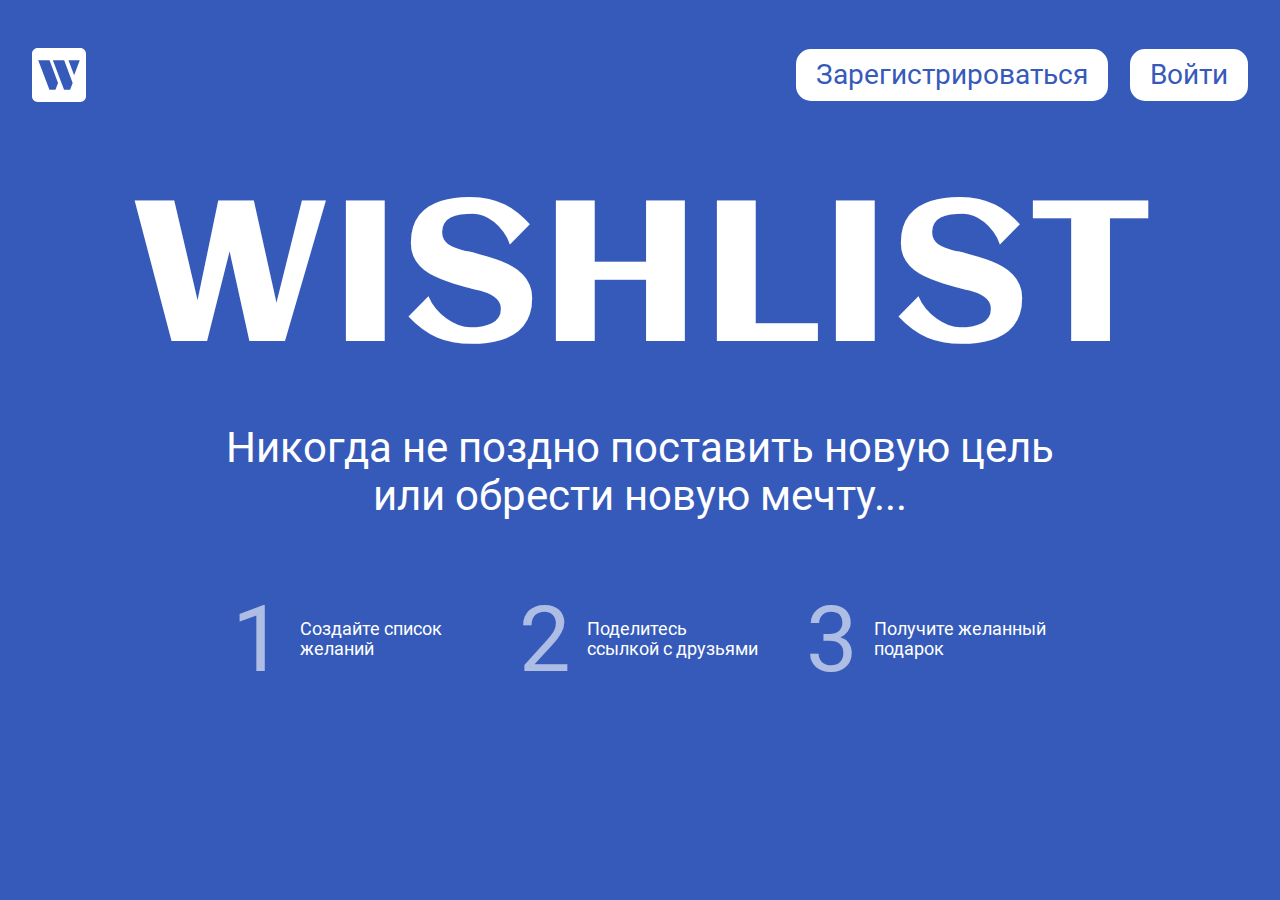
<file: index.html>
<!DOCTYPE html>
<html lang="ru">
<head>
    <meta charset="UTF-8">
    <meta name="viewport" content="width=device-width, initial-scale=1.0">
    <title>WishList - список желаний</title>

    <link rel="stylesheet" href="style/index.css">
    
    <script src="scripts/director.min.js" defer></script>
    <script src="scripts/index.js" type="module"></script>
    
</head>
<body class="body">
    <header class="header">
        <div class="container header__container">
            <a href="/">
                <img class="header__logo" src="img/logo.svg" alt="логотип сервиса wishlist в виде буквы W">
            </a>
            <nav class="header__nav nav">
            </nav>
        </div>
    </header>

    <main class="app"></main>
</body>
</html>
</file>
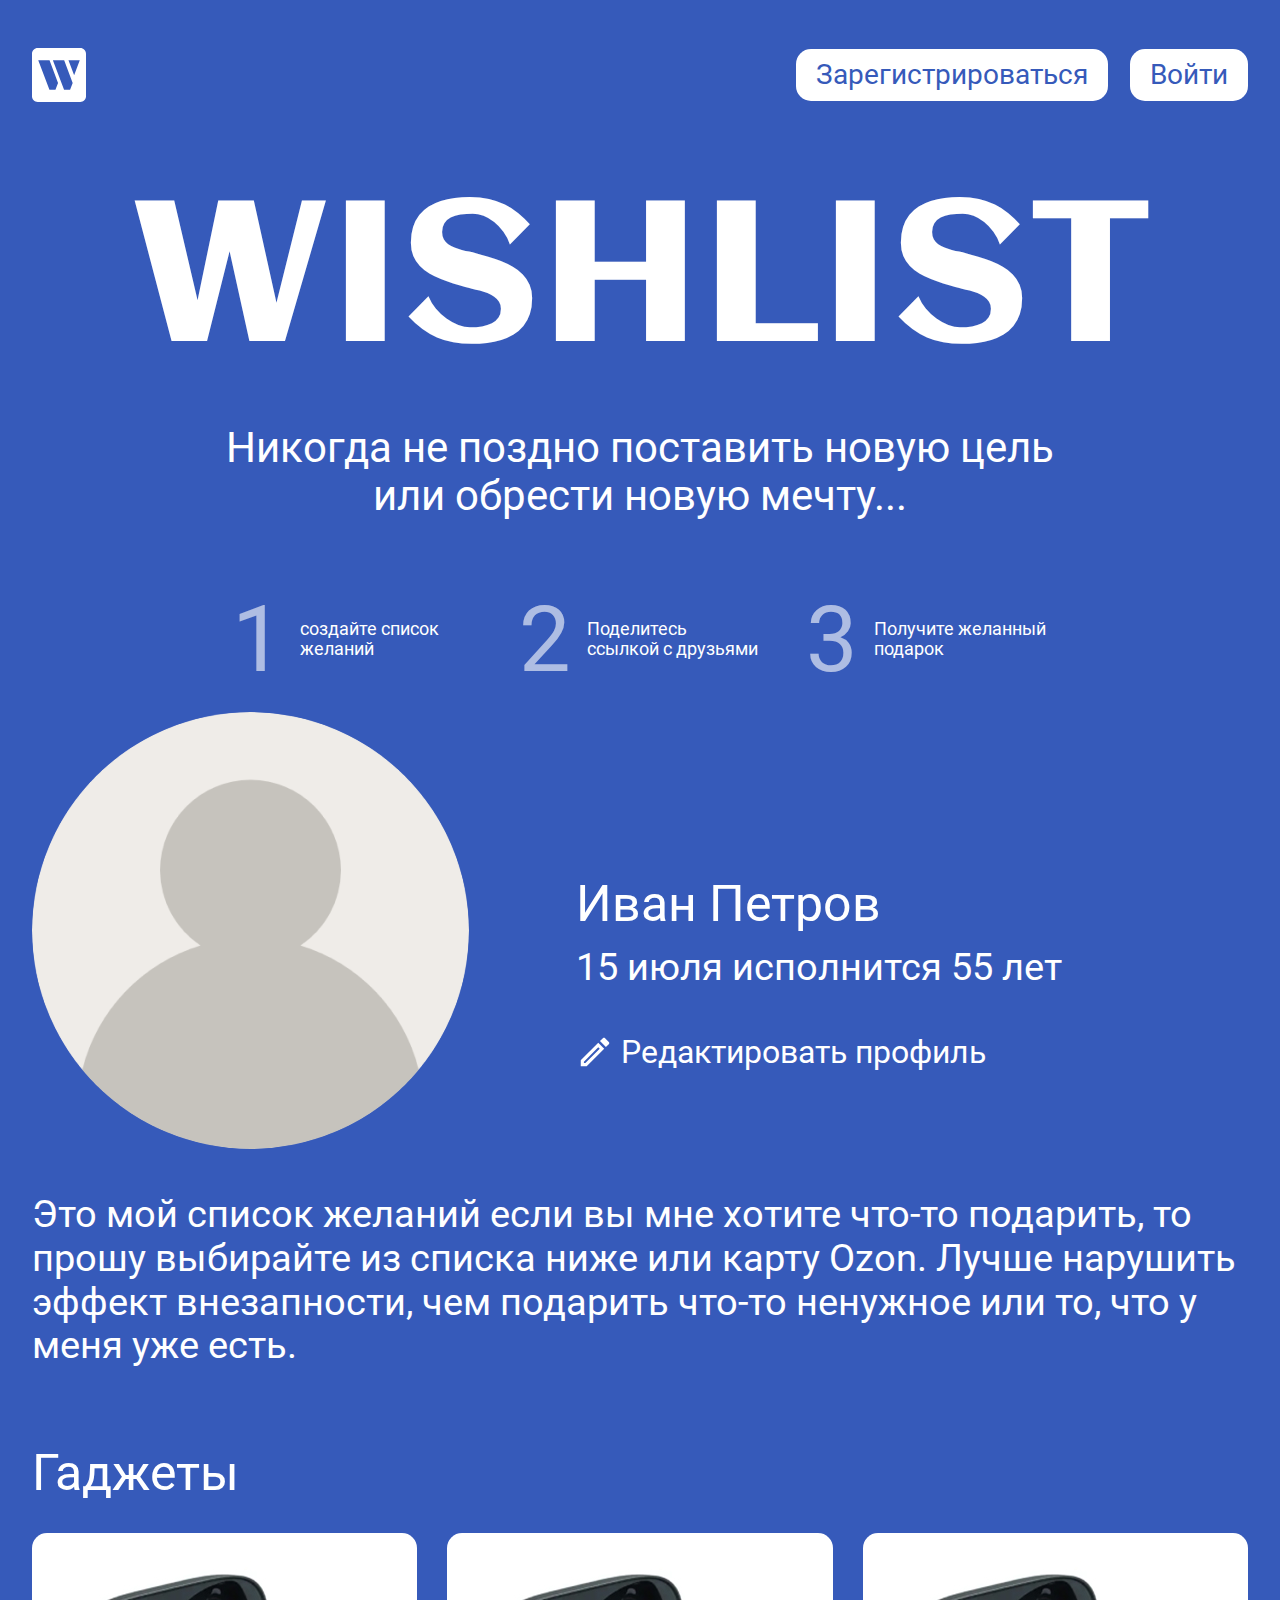
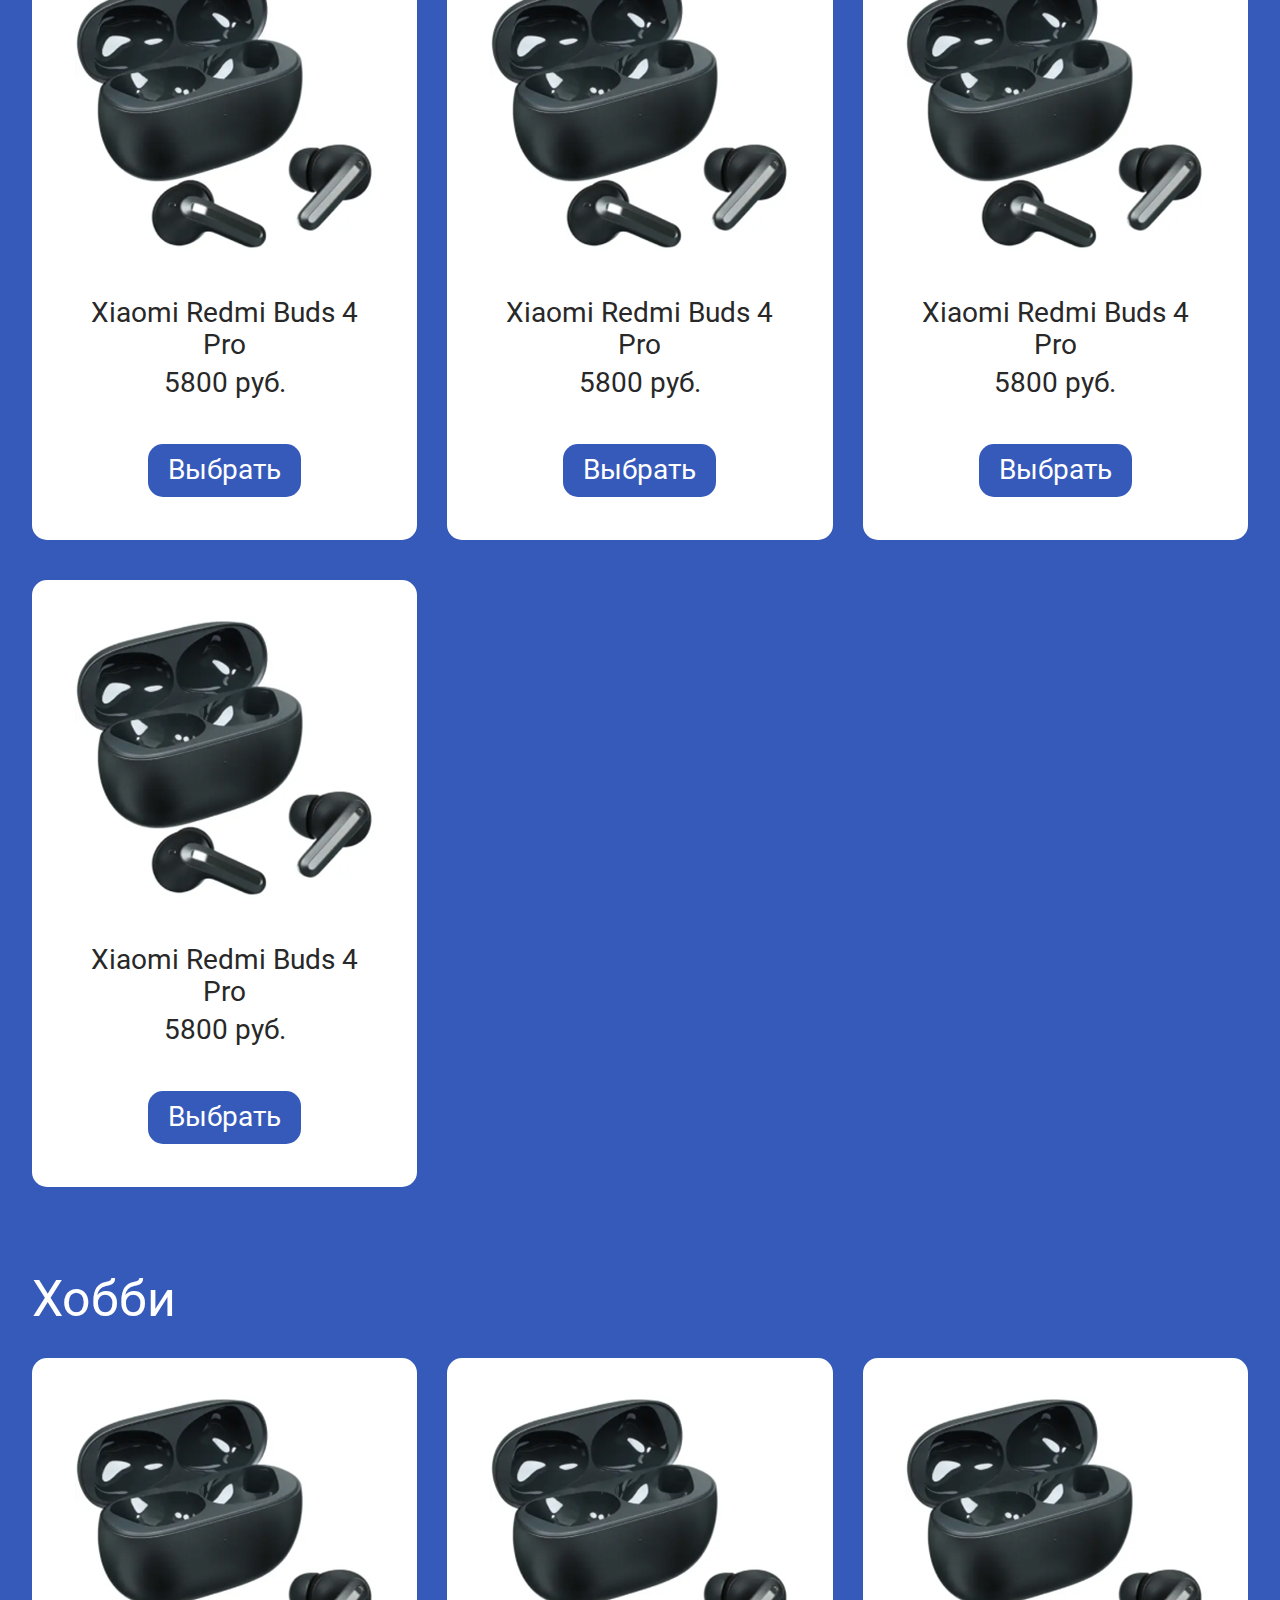
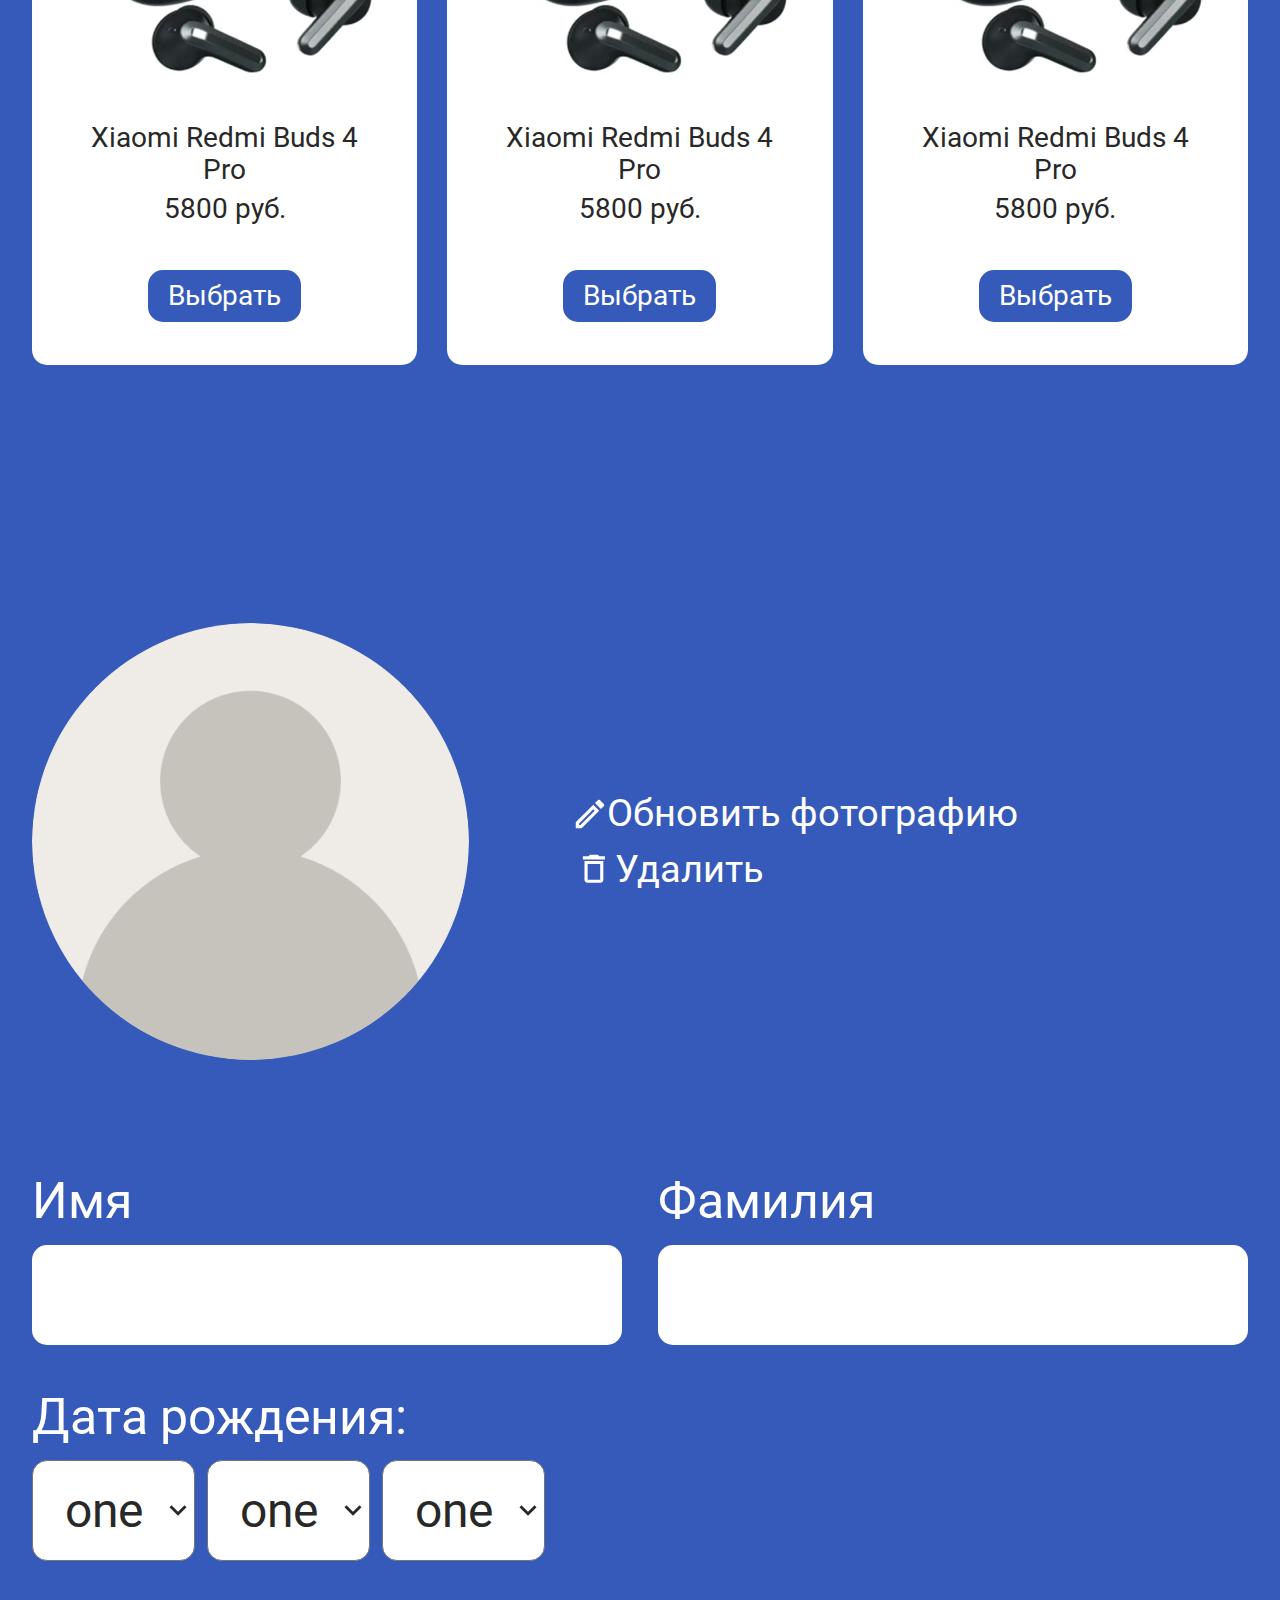
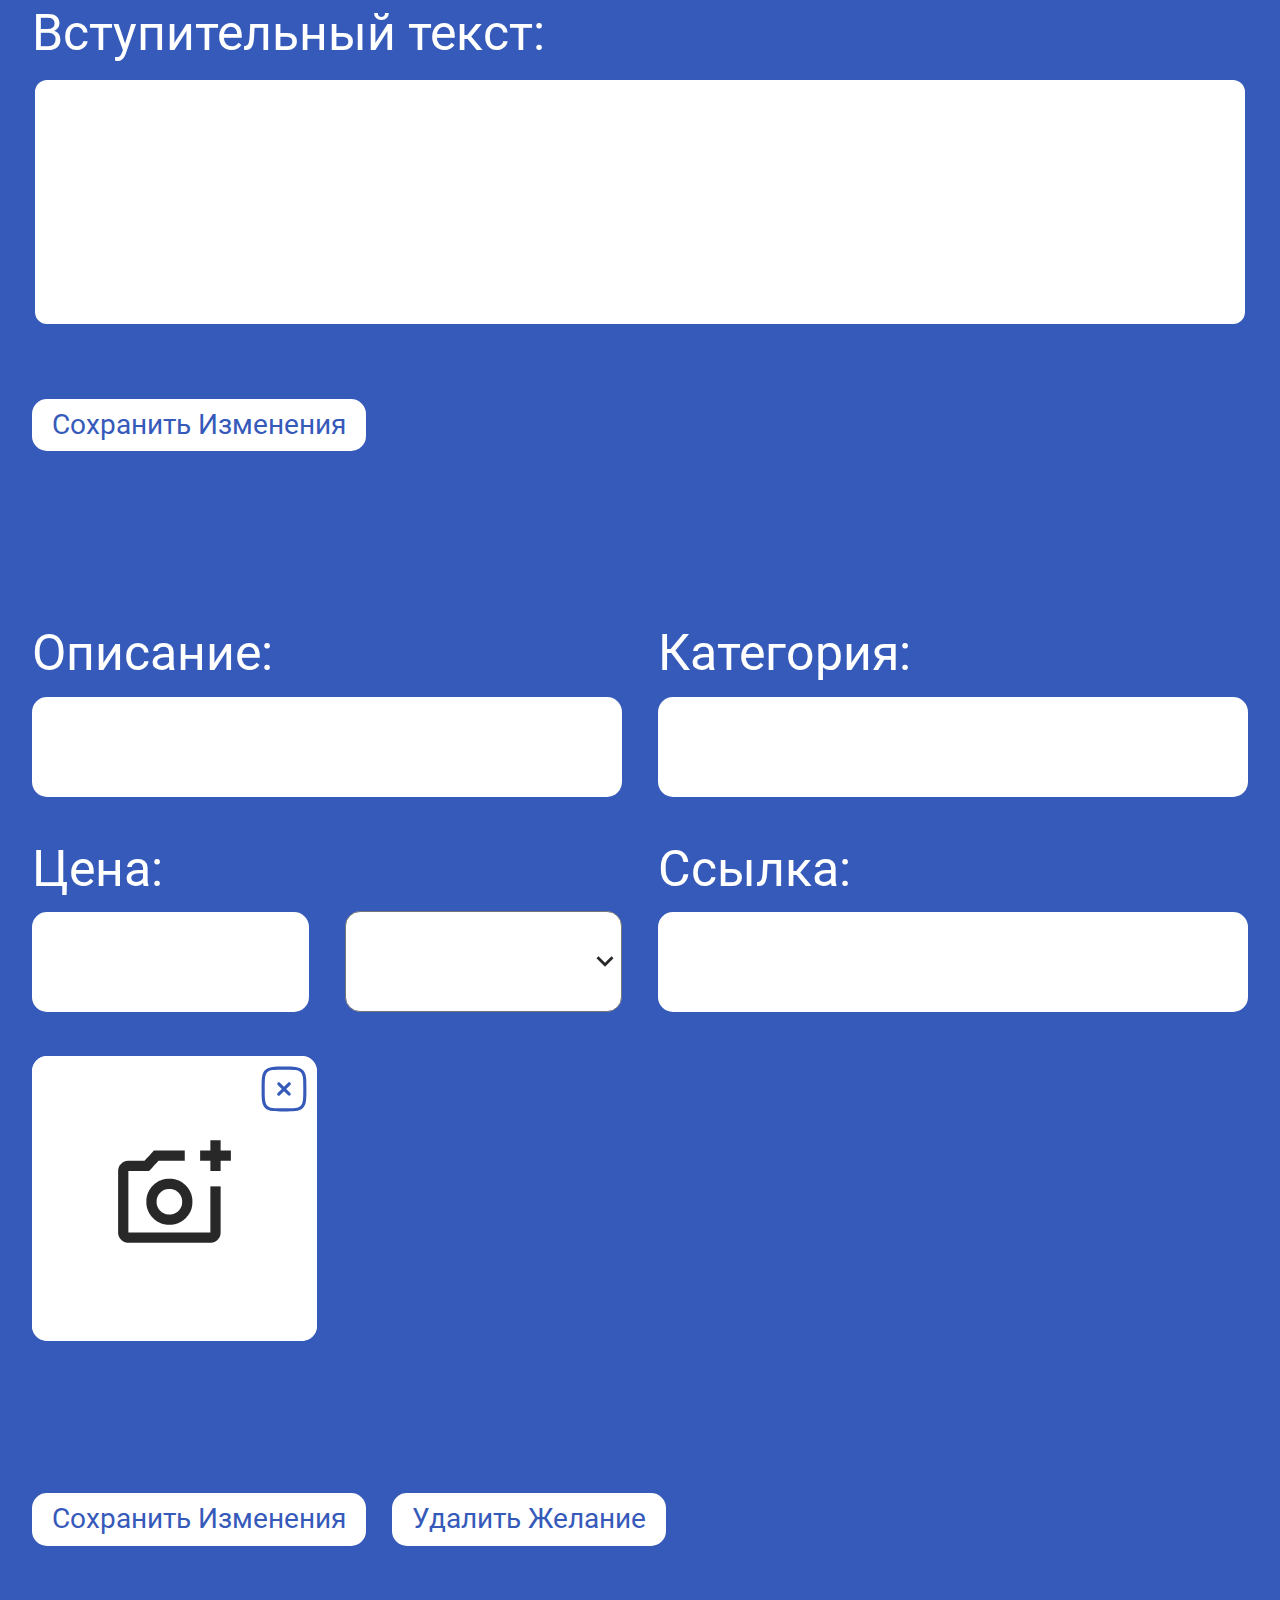
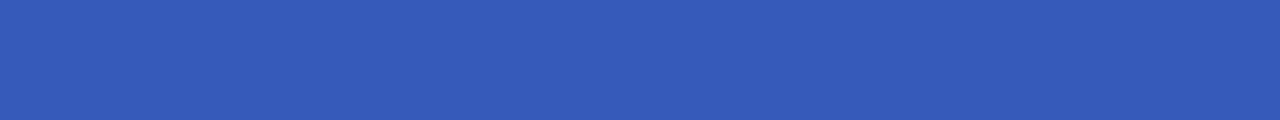
<file: index copy.html>
<!DOCTYPE html>
<html lang="ru">
<head>
    <meta charset="UTF-8">
    <meta name="viewport" content="width=device-width, initial-scale=1.0">
    <title>WishList - список желаний</title>

    <link rel="stylesheet" href="style/index.css">
</head>
<body class="body">
    <header class="header">
        <div class="container header__container">
            <img class="header__logo" src="img/logo.svg" alt="логотип сервиса wishlist в виде буквы W">

            <nav class="header__nav nav">
                <button class="nav__btn btn">Зарегистрироваться</button>
                <button class="nav__btn btn">Войти</button>
            </nav>

            <button class="header__burger burger">
                <span class="burger__line"></span>
            </button>
        </div>
    </header>

    <main class="app">
        <section class="hero">
            <div class="container hero__container">
                <h1 class="hero__title"><span>Wish</span><span>List</span></h1>

                <p class="hero__description">Никогда не&nbsp;поздно поставить новую цель или обрести новую мечту... </p>

                <ol class="hero__steps steps">
                    <li class="steps__item">создайте список желаний</li>
                    <li class="steps__item">Поделитесь ссылкой с&nbsp;друзьями</li>
                    <li class="steps__item">Получите желанный подарок</li>
                </ol>
            </div>
        </section>
        <section class="wishlist">
            <div class="container">
                <div class="wishlist__profile profile">
                    <img class="profile__avatar" src="img/avatar.png" alt="фото Иван Петров">

                    <div class="profile__content">
                        <h2 class="profile__fullname">Иван Петров</h2>

                        <p class="profile__birthday">15 июля исполнится 55 лет</p>

                        <button class="profile__edit">
                            <svg class="profile__edit-icon" width="38" height="38" viewBox="0 0 38 38" fill="none" xmlns="http://www.w3.org/2000/svg">
                                <path d="M4.75 33.25H10.6875L28.1992 15.7384L22.2617 9.80086L4.75 27.3125V33.25ZM7.91667 28.6267L22.2617 14.2817L23.7183 15.7384L9.37333 30.0834H7.91667V28.6267ZM29.0858 5.20919C28.9394 5.06241 28.7654 4.94596 28.5738 4.86651C28.3823 4.78705 28.177 4.74615 27.9696 4.74615C27.7622 4.74615 27.5569 4.78705 27.3653 4.86651C27.1738 4.94596 26.9998 5.06241 26.8533 5.20919L23.9558 8.10669L29.8933 14.0442L32.7908 11.1467C32.9376 11.0002 33.0541 10.8262 33.1335 10.6347C33.213 10.4431 33.2539 10.2378 33.2539 10.0304C33.2539 9.82307 33.213 9.61774 33.1335 9.4262C33.0541 9.23466 32.9376 9.06067 32.7908 8.91419L29.0858 5.20919Z" fill="white"/>
                            </svg>
                            Редактировать профиль                                
                        </button>
                    </div>
                </div>

                <p class="wishlist__description">Это мой список желаний если вы мне хотите что-то подарить, то прошу выбирайте из списка ниже или карту Ozon. Лучше нарушить эффект внезапности, чем подарить что-то ненужное или то, что у меня уже есть.</p>

                <ul class="wishlist__categories categories">
                    <li class="categories__item">
                        <h3 class="categories__title">Гаджеты</h3>

                        <ul class="wishlist__items">
                            <li class="item">
                                <img class="item__image" src="img/buds.png" alt="Xiaomi Redmi Buds 4 Pro">
                                <h4 class="item__title">Xiaomi Redmi Buds 4 Pro</h4>
                                <p class="item__price">5800 руб.</p>
                                <button class="item__btn btn btn_castling">Выбрать</button>
                            </li>
                            <li class="item">
                                <img class="item__image" src="img/buds.png" alt="Xiaomi Redmi Buds 4 Pro">
                                <h4 class="item__title">Xiaomi Redmi Buds 4 Pro</h4>
                                <p class="item__price">5800 руб.</p>
                                <button class="item__btn btn btn_castling">Выбрать</button>
                            </li>
                            <li class="item">
                                <img class="item__image" src="img/buds.png" alt="Xiaomi Redmi Buds 4 Pro">
                                <h4 class="item__title">Xiaomi Redmi Buds 4 Pro</h4>
                                <p class="item__price">5800 руб.</p>
                                <button class="item__btn btn btn_castling">Выбрать</button>
                            </li>
                            <li class="item">
                                <img class="item__image" src="img/buds.png" alt="Xiaomi Redmi Buds 4 Pro">
                                <h4 class="item__title">Xiaomi Redmi Buds 4 Pro</h4>
                                <p class="item__price">5800 руб.</p>
                                <button class="item__btn btn btn_castling">Выбрать</button>
                            </li>
                        </ul>
                    </li>
                    <li class="categories__item">
                        <h3 class="categories__title">Хобби</h3>

                        <ul class="wishlist__items">
                            <li class="item">
                                <img class="item__image" src="img/buds.png" alt="Xiaomi Redmi Buds 4 Pro">
                                <h4 class="item__title">Xiaomi Redmi Buds 4 Pro</h4>
                                <p class="item__price">5800 руб.</p>
                                <button class="item__btn btn btn_castling">Выбрать</button>
                            </li>
                            <li class="item">
                                <img class="item__image" src="img/buds.png" alt="Xiaomi Redmi Buds 4 Pro">
                                <h4 class="item__title">Xiaomi Redmi Buds 4 Pro</h4>
                                <p class="item__price">5800 руб.</p>
                                <button class="item__btn btn btn_castling">Выбрать</button>
                            </li>
                            <li class="item">
                                <img class="item__image" src="img/buds.png" alt="Xiaomi Redmi Buds 4 Pro">
                                <h4 class="item__title">Xiaomi Redmi Buds 4 Pro</h4>
                                <p class="item__price">5800 руб.</p>
                                <button class="item__btn btn btn_castling">Выбрать</button>
                            </li>
                        </ul>
                    </li>
                </ul>
            </div>
        </section>
        <section class="edit edit_profile">
            <div class="container">
                <form class="edit__form" >
                    <fieldset class="edit__avatar">
                        <img class="edit__avatar-image" src="img/avatar.png" alt="">

                        <div class="edit__avatar-load">
                            <label class="edit__label-avatar" for="avatar-load">
                                <svg class="edit__icon-avatar" width="30" height="30" viewBox="0 0 30 30" fill="none" xmlns="http://www.w3.org/2000/svg">
                                    <path d="M0.75 29.25H6.6875L24.1992 11.7384L18.2617 5.80086L0.75 23.3125V29.25ZM3.91667 24.6267L18.2617 10.2817L19.7183 11.7384L5.37333 26.0834H3.91667V24.6267ZM25.0858 1.20919C24.9394 1.06241 24.7654 0.94596 24.5738 0.866506C24.3823 0.787052 24.177 0.746155 23.9696 0.746155C23.7622 0.746155 23.5569 0.787052 23.3653 0.866506C23.1738 0.94596 22.9998 1.06241 22.8533 1.20919L19.9558 4.10669L25.8933 10.0442L28.7908 7.14669C28.9376 7.00021 29.0541 6.82622 29.1335 6.63468C29.213 6.44314 29.2539 6.23781 29.2539 6.03044C29.2539 5.82307 29.213 5.61774 29.1335 5.4262C29.0541 5.23466 28.9376 5.06067 28.7908 4.91419L25.0858 1.20919Z" fill="white"/>
                                </svg>
                                Обновить фотографию
                            </label>
                            <input class="edit__input-file edit__input-file_avatar" type="file" accept="image/jpeg, image/png" name="" id="">

                            <button class="edit__avatar-delete">
                                <svg class="edit__icon-avatar" width="38" height="38" viewBox="0 0 38 38" fill="none" xmlns="http://www.w3.org/2000/svg">
                                    <path d="M9.48842 29.6389C9.48842 31.35 10.9027 32.75 12.6313 32.75H25.2027C26.9313 32.75 28.3456 31.35 28.3456 29.6389V10.9722H9.48842V29.6389ZM12.6313 14.0833H25.2027V29.6389H12.6313V14.0833ZM24.417 6.30556L22.8456 4.75H14.9884L13.417 6.30556H7.91699V9.41667H29.917V6.30556H24.417Z" fill="white"/>
                                </svg>                                    
                                Удалить
                            </button>
                        </div>
                    </fieldset>
                    <fieldset class="edit__name">
                        <label class="edit__label">
                            <span class="edit__label-text">Имя</span>
                            <input class="edit__input" type="text" name="name">
                        </label>
                        
                        <label class="edit__label">
                            <span class="edit__label-text">Фамилия</span>
                            <input class="edit__input" type="text" name="surname">
                        </label>
                    </fieldset>

                    <fieldset class="edit__birthdate">
                        <legend class="edit__label-text">Дата рождения:</legend>

                        <div class="edit__birthdate-wrapper">
                            <label class="edit__label edit__label_select">
                                <select class="edit__select" type="text" name="day">
                                    <option value="1">one</option>
                                    <option value="2">two</option>
                                </select>
                            </label>
    
                            <label class="edit__label edit__label_select">
                                <select class="edit__select" type="text" name="month">
                                    <option value="1">one</option>
                                    <option value="2">two</option>
                                </select>
                            </label>
    
                            <label class="edit__label edit__label_select">
                                <select class="edit__select" type="text" name="year">
                                    <option value="1">one</option>
                                    <option value="2">two</option>
                                </select>
                            </label>
                        </div>
                    </fieldset>
                    
                    <fieldset class="edit__description">
                        <label class="edit__label-text" for="description">Вступительный текст:</label>
                            <textarea class="edit__description-input" name="description"></textarea>
                    </fieldset>

                    <button class="edit__submit-btn btn">Сохранить изменения</button>
                </form>
            </div>
        </section>
        <section class="edit edit_wish">
            <div class="container">
                <form class="edit__form">
                    <fieldset class="edit__wish">
                        <label class="edit__label">
                            <span class="edit__label-text">Описание:</span>
                            <input class="edit__input" type="text" name="title">
                        </label>
                        
                        <label class="edit__label">
                            <span class="edit__label-text">Категория:</span>
                            <input class="edit__input" type="text" name="category">
                        </label>

                        <div class="edit__wish-price">
                            <label class="edit__label edit__label_price">
                                <span class="edit__label-text">Цена:</span>
                                <input class="edit__input" type="text" name="price">
                            </label>
                            <label class="edit__label edit__label_select edit__label_price">
                                <select class="edit__select edit__select_currency" name="currency" ></select>
                            </label>
                        </div>
                        
                        <label class="edit__label">
                            <span class="edit__label-text">Ссылка:</span>
                            <input class="edit__input" type="text" name="link">
                        </label>
                    </fieldset>

                    <fieldset class="edit__wish-photo">
                        <label class="edit__label-photo">
                            <img class="edit__wish-image" src="img/no-photo.jpg" alt="">
                            <input type="file" class="edit__input-file edit__input-file_wish" accept="image/jpeg, image/png">
                        </label>
                        <button class="edit__wish-delete">
                            <svg width="50" height="50" viewBox="0 0 50 50" fill="none" xmlns="http://www.w3.org/2000/svg">
                                <path d="M20.8961 18.6875C20.5999 18.4115 20.2081 18.2612 19.8033 18.2684C19.3985 18.2755 19.0123 18.4395 18.726 18.7258C18.4398 19.0121 18.2758 19.3983 18.2686 19.8031C18.2615 20.2079 18.4117 20.5996 18.6877 20.8958L22.7919 25L18.6877 29.1042C18.5342 29.2472 18.4111 29.4197 18.3257 29.6114C18.2403 29.803 18.1944 30.0099 18.1907 30.2197C18.187 30.4295 18.2256 30.6379 18.3042 30.8325C18.3827 31.027 18.4997 31.2038 18.6481 31.3522C18.7964 31.5005 18.9732 31.6175 19.1677 31.6961C19.3623 31.7747 19.5707 31.8133 19.7805 31.8096C19.9903 31.8059 20.1972 31.7599 20.3889 31.6745C20.5805 31.5891 20.753 31.466 20.8961 31.3125L25.0002 27.2083L29.1044 31.3125C29.4006 31.5885 29.7924 31.7388 30.1972 31.7316C30.602 31.7245 30.9882 31.5605 31.2745 31.2742C31.5607 30.9879 31.7247 30.6017 31.7319 30.1969C31.739 29.7921 31.5887 29.4004 31.3127 29.1042L27.2086 25L31.3127 20.8958C31.4663 20.7528 31.5894 20.5803 31.6748 20.3886C31.7602 20.197 31.8061 19.99 31.8098 19.7802C31.8135 19.5705 31.7749 19.3621 31.6963 19.1675C31.6177 18.9729 31.5008 18.7962 31.3524 18.6478C31.204 18.4995 31.0273 18.3825 30.8327 18.3039C30.6382 18.2253 30.4298 18.1867 30.22 18.1904C30.0102 18.1941 29.8033 18.2401 29.6116 18.3255C29.42 18.4109 29.2475 18.534 29.1044 18.6875L25.0002 22.7917L20.8961 18.6875Z" fill="#365ABA"/>
                                <path fill-rule="evenodd" clip-rule="evenodd" d="M25.1191 2.60419H24.8816C20.0712 2.60419 16.3024 2.60419 13.3607 3.00002C10.3524 3.40419 7.97741 4.25002 6.11283 6.11252C4.24824 7.9771 3.40449 10.3521 3.00033 13.3625C2.60449 16.3021 2.60449 20.0709 2.60449 24.8813V25.1188C2.60449 29.9292 2.60449 33.6979 3.00033 36.6396C3.40449 39.6479 4.25033 42.0229 6.11283 43.8875C7.97741 45.7521 10.3524 46.5959 13.3628 47C16.3024 47.3959 20.0712 47.3959 24.8816 47.3959H25.1191C29.9295 47.3959 33.6982 47.3959 36.6399 47C39.6482 46.5959 42.0232 45.75 43.8878 43.8875C45.7524 42.0229 46.5962 39.6479 47.0003 36.6375C47.3962 33.6979 47.3962 29.9292 47.3962 25.1188V24.8813C47.3962 20.0709 47.3962 16.3021 47.0003 13.3604C46.5962 10.3521 45.7503 7.9771 43.8878 6.11252C42.0232 4.24794 39.6482 3.40419 36.6378 3.00002C33.6982 2.60419 29.9295 2.60419 25.1191 2.60419ZM8.32324 8.32294C9.51074 7.13544 11.1149 6.45419 13.7795 6.09585C16.4878 5.73335 20.0462 5.72919 25.0003 5.72919C29.9545 5.72919 33.5128 5.73335 36.2212 6.09585C38.8857 6.45419 40.492 7.13752 41.6795 8.32294C42.8649 9.51044 43.5462 11.1146 43.9045 13.7792C44.267 16.4875 44.2712 20.0459 44.2712 25C44.2712 29.9542 44.267 33.5125 43.9045 36.2209C43.5462 38.8854 42.8628 40.4917 41.6774 41.6792C40.4899 42.8646 38.8857 43.5459 36.2212 43.9042C33.5128 44.2667 29.9545 44.2709 25.0003 44.2709C20.0462 44.2709 16.4878 44.2667 13.7795 43.9042C11.1149 43.5459 9.50866 42.8625 8.32116 41.6771C7.13574 40.4896 6.45449 38.8854 6.09616 36.2209C5.73366 33.5125 5.72949 29.9542 5.72949 25C5.72949 20.0459 5.73366 16.4875 6.09616 13.7792C6.45449 11.1146 7.13783 9.51044 8.32324 8.32294Z" fill="#365ABA"/>
                            </svg>
                        </button>
                    </fieldset>

                    <div class="edit__submit-wrapper">
                        <button class="edit__submit-btn btn">Сохранить изменения</button>
                        <button class="edit__delete-btn btn">Удалить желание</button>
                    </div>
                </form>
            </div>
        </section>
    </main>
</body>
</html>
</file>
<file: style/index.css>
@import 'normalize.css';
@import 'fonts.css';
@import 'style.css';
@import 'header.css';
@import 'nav.css';
@import 'burger.css';
@import 'hero.css';
@import 'steps.css';
@import 'wishlist.css';
@import 'profile.css';
@import 'categories.css';
@import 'item.css';
@import 'edit.css';
@import 'modal.css';
</file>
